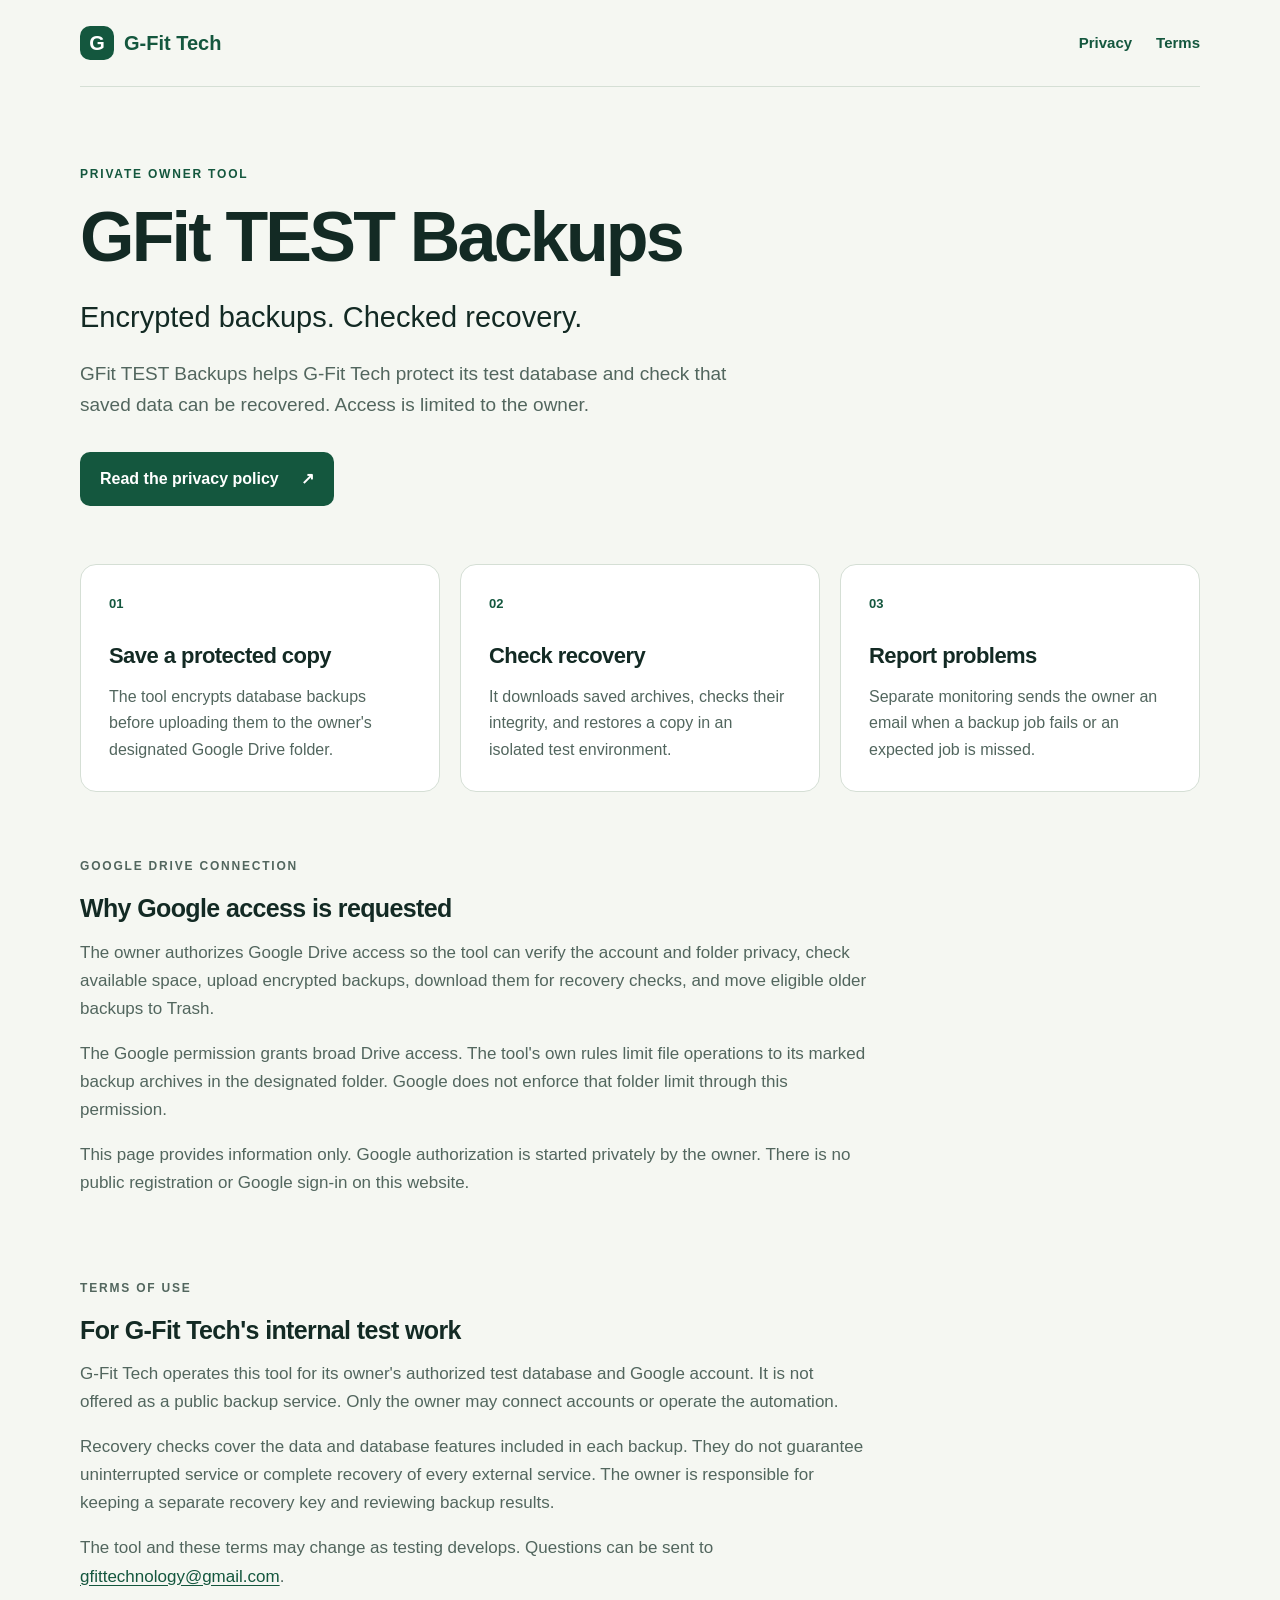
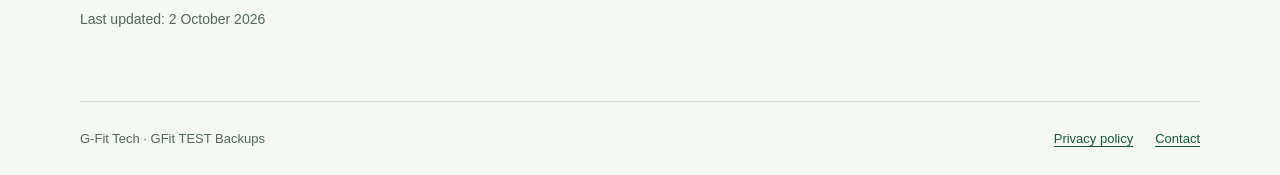
<file: index.html>
<!doctype html>
<html lang="en">
  <head>
    <meta charset="utf-8">
    <meta name="viewport" content="width=device-width, initial-scale=1">
    <meta name="description" content="GFit TEST Backups: private backup and recovery tools operated by G-Fit Tech.">
    <title>GFit TEST Backups · G-Fit Tech</title>
    <link rel="stylesheet" href="styles.css">
  </head>
  <body>
    <a class="skip" href="#main">Skip to content</a>
    <header class="shell">
      <a class="brand" href="index.html"><span class="mark" aria-hidden="true">G</span> G-Fit Tech</a>
      <nav aria-label="Main navigation"><a href="privacy.html">Privacy</a><a href="#terms">Terms</a></nav>
    </header>
    <main id="main" class="shell">
      <section class="hero">
        <p class="eyebrow">PRIVATE OWNER TOOL</p>
        <h1>GFit TEST Backups</h1>
        <p class="lead">Encrypted backups. Checked recovery.</p>
        <p class="intro">GFit TEST Backups helps G-Fit Tech protect its test database and check that saved data can be recovered. Access is limited to the owner.</p>
        <a class="button" href="privacy.html">Read the privacy policy <span aria-hidden="true">↗</span></a>
      </section>
      <section class="cards" aria-label="How the tool works">
        <article><span class="number">01</span><h2>Save a protected copy</h2><p>The tool encrypts database backups before uploading them to the owner's designated Google Drive folder.</p></article>
        <article><span class="number">02</span><h2>Check recovery</h2><p>It downloads saved archives, checks their integrity, and restores a copy in an isolated test environment.</p></article>
        <article><span class="number">03</span><h2>Report problems</h2><p>Separate monitoring sends the owner an email when a backup job fails or an expected job is missed.</p></article>
      </section>
      <section class="section" aria-labelledby="drive-title">
        <p class="eyebrow">GOOGLE DRIVE CONNECTION</p>
        <h2 id="drive-title">Why Google access is requested</h2>
        <p>The owner authorizes Google Drive access so the tool can verify the account and folder privacy, check available space, upload encrypted backups, download them for recovery checks, and move eligible older backups to Trash.</p>
        <p>The Google permission grants broad Drive access. The tool's own rules limit file operations to its marked backup archives in the designated folder. Google does not enforce that folder limit through this permission.</p>
        <p>This page provides information only. Google authorization is started privately by the owner. There is no public registration or Google sign-in on this website.</p>
      </section>
      <section id="terms" class="section" aria-labelledby="terms-title">
        <p class="eyebrow">TERMS OF USE</p>
        <h2 id="terms-title">For G-Fit Tech's internal test work</h2>
        <p>G-Fit Tech operates this tool for its owner's authorized test database and Google account. It is not offered as a public backup service. Only the owner may connect accounts or operate the automation.</p>
        <p>Recovery checks cover the data and database features included in each backup. They do not guarantee uninterrupted service or complete recovery of every external service. The owner is responsible for keeping a separate recovery key and reviewing backup results.</p>
        <p>The tool and these terms may change as testing develops. Questions can be sent to <a href="mailto:gfittechnology@gmail.com">gfittechnology@gmail.com</a>.</p>
        <p class="muted">Last updated: 2 October 2026</p>
      </section>
    </main>
    <footer class="shell"><span>G-Fit Tech · GFit TEST Backups</span><div><a href="privacy.html">Privacy policy</a><a href="mailto:gfittechnology@gmail.com">Contact</a></div></footer>
  </body>
</html>
</file>
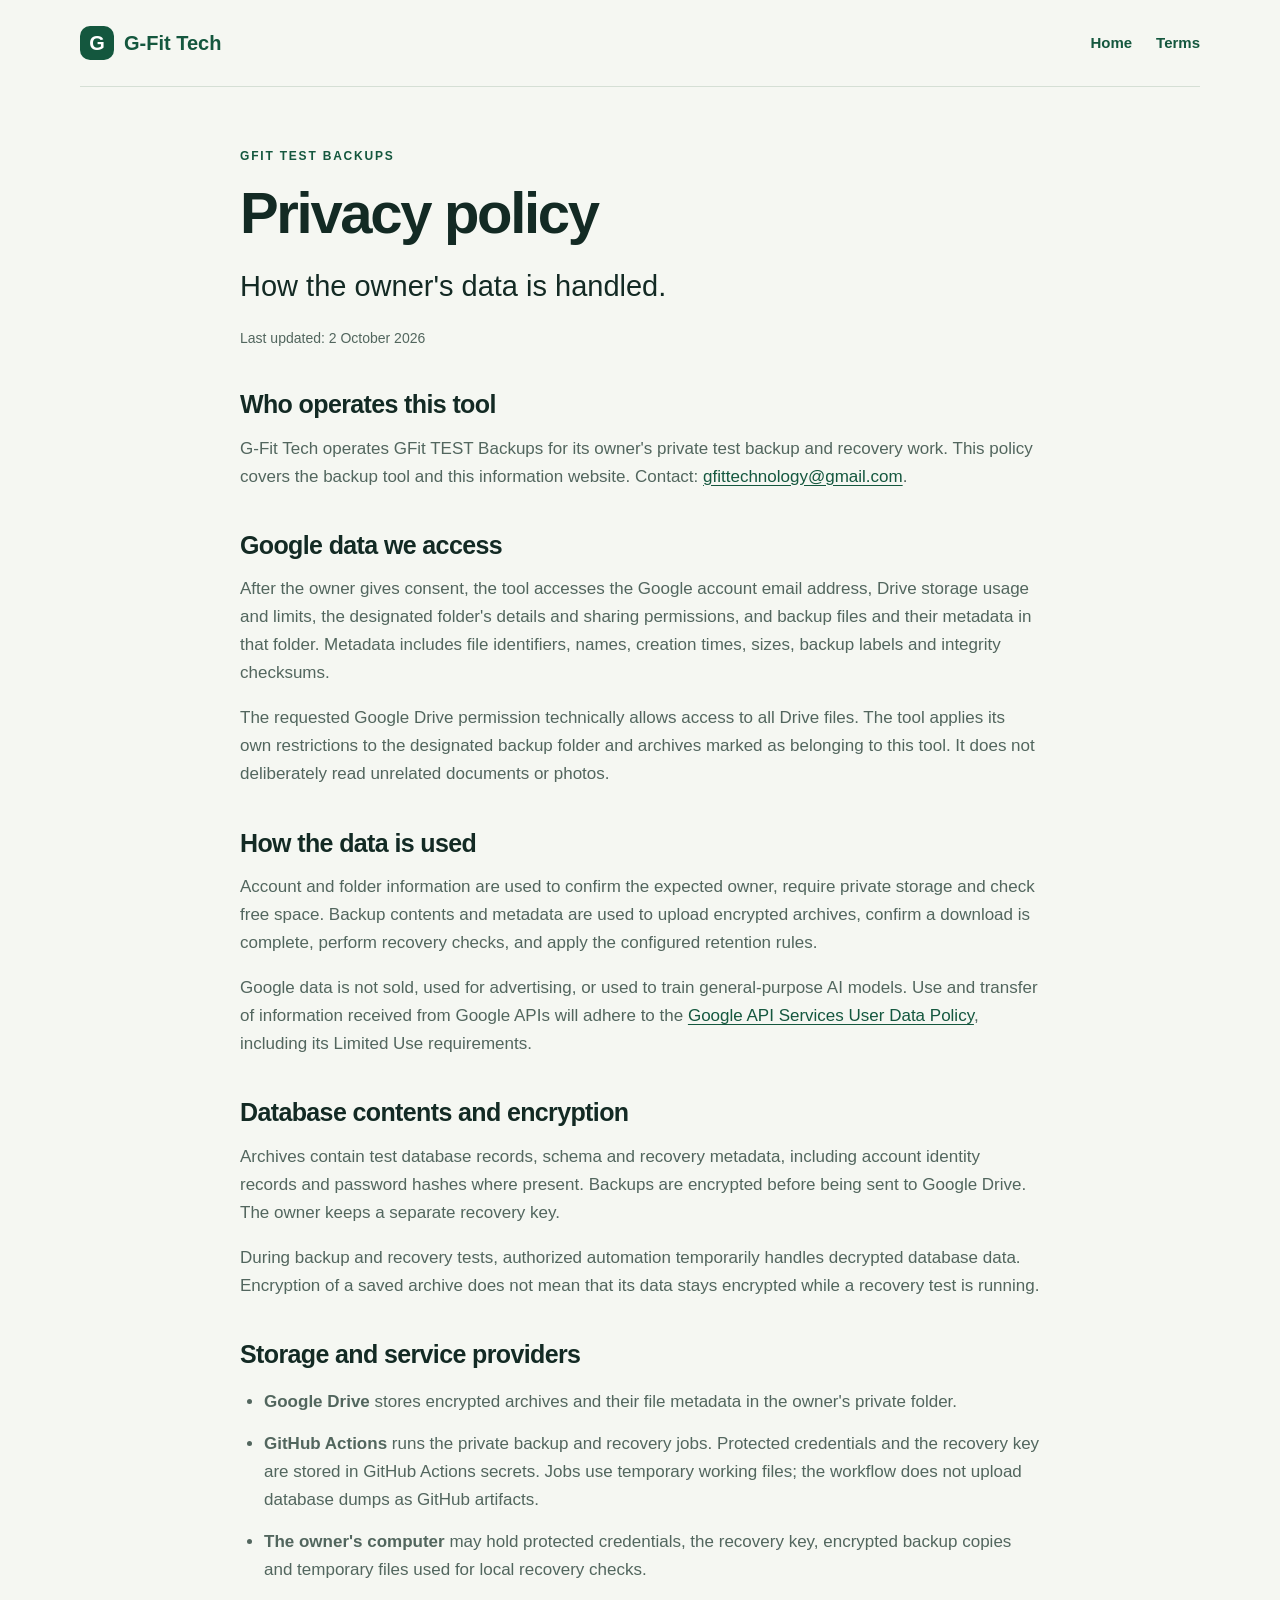
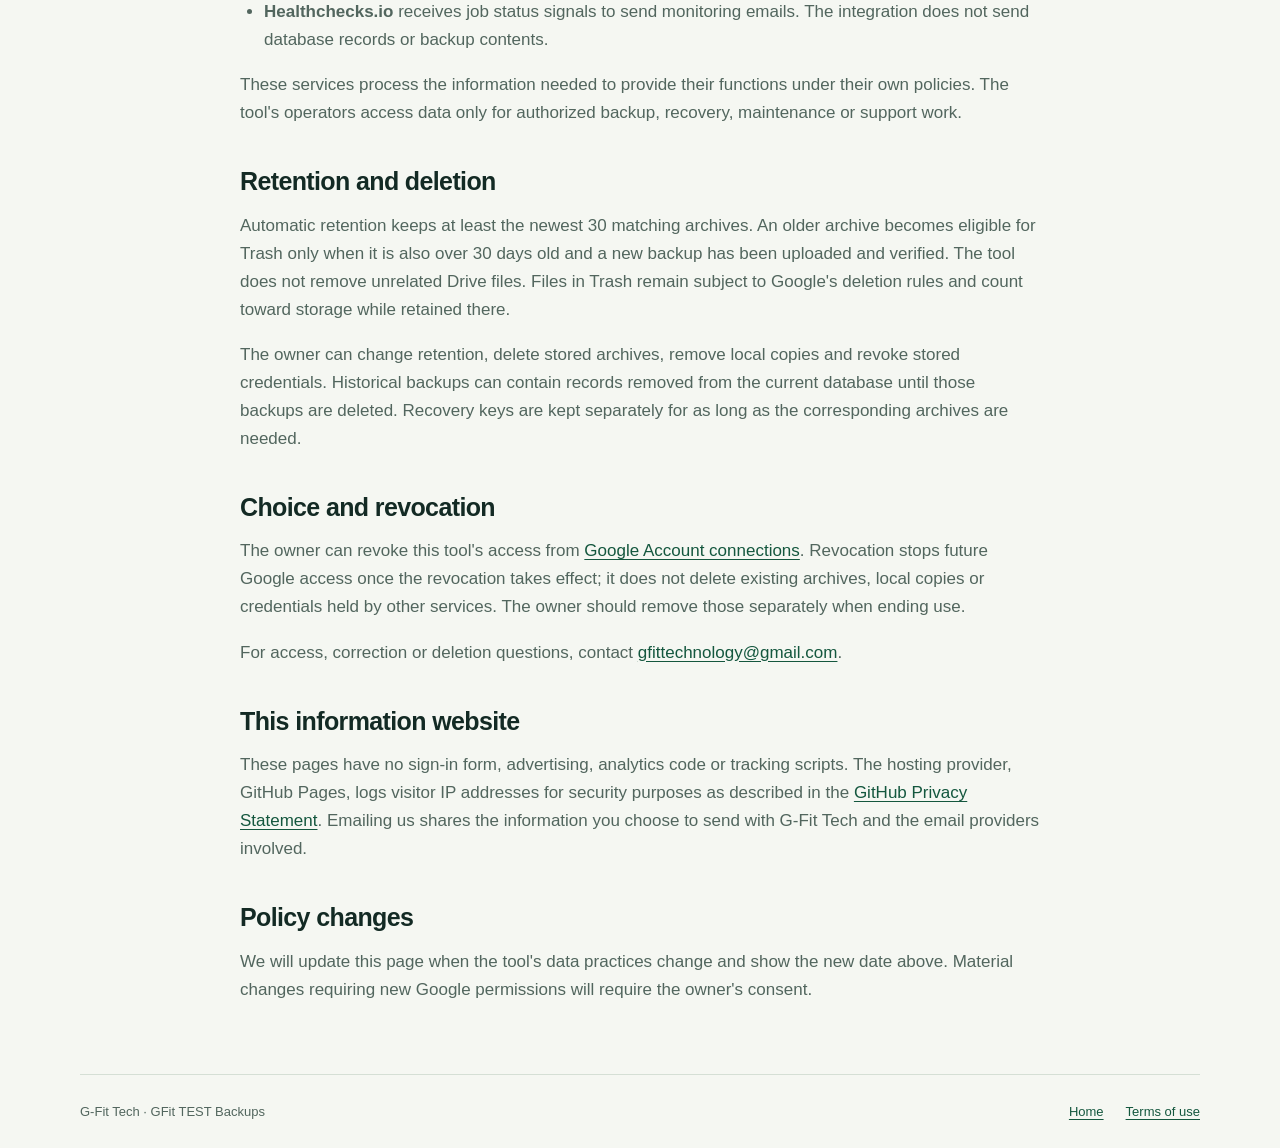
<file: privacy.html>
<!doctype html>
<html lang="en">
  <head>
    <meta charset="utf-8">
    <meta name="viewport" content="width=device-width, initial-scale=1">
    <meta name="description" content="How GFit TEST Backups accesses, uses, stores and shares data.">
    <title>Privacy policy · GFit TEST Backups</title>
    <link rel="stylesheet" href="styles.css">
  </head>
  <body>
    <a class="skip" href="#main">Skip to content</a>
    <header class="shell">
      <a class="brand" href="index.html"><span class="mark" aria-hidden="true">G</span> G-Fit Tech</a>
      <nav aria-label="Main navigation"><a href="index.html">Home</a><a href="index.html#terms">Terms</a></nav>
    </header>
    <main id="main" class="shell policy">
      <p class="eyebrow">GFIT TEST BACKUPS</p>
      <h1>Privacy policy</h1>
      <p class="lead">How the owner's data is handled.</p>
      <p class="muted">Last updated: 2 October 2026</p>
      <section><h2>Who operates this tool</h2><p>G-Fit Tech operates GFit TEST Backups for its owner's private test backup and recovery work. This policy covers the backup tool and this information website. Contact: <a href="mailto:gfittechnology@gmail.com">gfittechnology@gmail.com</a>.</p></section>
      <section><h2>Google data we access</h2><p>After the owner gives consent, the tool accesses the Google account email address, Drive storage usage and limits, the designated folder's details and sharing permissions, and backup files and their metadata in that folder. Metadata includes file identifiers, names, creation times, sizes, backup labels and integrity checksums.</p><p>The requested Google Drive permission technically allows access to all Drive files. The tool applies its own restrictions to the designated backup folder and archives marked as belonging to this tool. It does not deliberately read unrelated documents or photos.</p></section>
      <section><h2>How the data is used</h2><p>Account and folder information are used to confirm the expected owner, require private storage and check free space. Backup contents and metadata are used to upload encrypted archives, confirm a download is complete, perform recovery checks, and apply the configured retention rules.</p><p>Google data is not sold, used for advertising, or used to train general-purpose AI models. Use and transfer of information received from Google APIs will adhere to the <a href="https://developers.google.com/terms/api-services-user-data-policy">Google API Services User Data Policy</a>, including its Limited Use requirements.</p></section>
      <section><h2>Database contents and encryption</h2><p>Archives contain test database records, schema and recovery metadata, including account identity records and password hashes where present. Backups are encrypted before being sent to Google Drive. The owner keeps a separate recovery key.</p><p>During backup and recovery tests, authorized automation temporarily handles decrypted database data. Encryption of a saved archive does not mean that its data stays encrypted while a recovery test is running.</p></section>
      <section><h2>Storage and service providers</h2><ul><li><strong>Google Drive</strong> stores encrypted archives and their file metadata in the owner's private folder.</li><li><strong>GitHub Actions</strong> runs the private backup and recovery jobs. Protected credentials and the recovery key are stored in GitHub Actions secrets. Jobs use temporary working files; the workflow does not upload database dumps as GitHub artifacts.</li><li><strong>The owner's computer</strong> may hold protected credentials, the recovery key, encrypted backup copies and temporary files used for local recovery checks.</li><li><strong>Healthchecks.io</strong> receives job status signals to send monitoring emails. The integration does not send database records or backup contents.</li></ul><p>These services process the information needed to provide their functions under their own policies. The tool's operators access data only for authorized backup, recovery, maintenance or support work.</p></section>
      <section><h2>Retention and deletion</h2><p>Automatic retention keeps at least the newest 30 matching archives. An older archive becomes eligible for Trash only when it is also over 30 days old and a new backup has been uploaded and verified. The tool does not remove unrelated Drive files. Files in Trash remain subject to Google's deletion rules and count toward storage while retained there.</p><p>The owner can change retention, delete stored archives, remove local copies and revoke stored credentials. Historical backups can contain records removed from the current database until those backups are deleted. Recovery keys are kept separately for as long as the corresponding archives are needed.</p></section>
      <section><h2>Choice and revocation</h2><p>The owner can revoke this tool's access from <a href="https://myaccount.google.com/connections">Google Account connections</a>. Revocation stops future Google access once the revocation takes effect; it does not delete existing archives, local copies or credentials held by other services. The owner should remove those separately when ending use.</p><p>For access, correction or deletion questions, contact <a href="mailto:gfittechnology@gmail.com">gfittechnology@gmail.com</a>.</p></section>
      <section><h2>This information website</h2><p>These pages have no sign-in form, advertising, analytics code or tracking scripts. The hosting provider, GitHub Pages, logs visitor IP addresses for security purposes as described in the <a href="https://docs.github.com/en/site-policy/privacy-policies/github-general-privacy-statement">GitHub Privacy Statement</a>. Emailing us shares the information you choose to send with G-Fit Tech and the email providers involved.</p></section>
      <section><h2>Policy changes</h2><p>We will update this page when the tool's data practices change and show the new date above. Material changes requiring new Google permissions will require the owner's consent.</p></section>
    </main>
    <footer class="shell"><span>G-Fit Tech · GFit TEST Backups</span><div><a href="index.html">Home</a><a href="index.html#terms">Terms of use</a></div></footer>
  </body>
</html>
</file>
<file: styles.css>
:root{color-scheme:light;--ink:#132a24;--muted:#52665e;--green:#14573e;--paper:#f5f7f2;--line:#d5dfd5;font-family:Arial,Helvetica,sans-serif;color:var(--ink);background:var(--paper)}
*{box-sizing:border-box}body{margin:0;font-size:17px;line-height:1.65}a{color:var(--green);text-underline-offset:.2em;overflow-wrap:anywhere}a:focus-visible{outline:3px solid #946600;outline-offset:5px;border-radius:3px}.shell{width:min(1120px,calc(100% - 48px));margin-inline:auto}header{display:flex;align-items:center;justify-content:space-between;gap:24px;padding-block:26px;border-bottom:1px solid var(--line)}.brand{font-size:20px;font-weight:700;text-decoration:none;display:flex;align-items:center;gap:10px;white-space:nowrap}.mark{display:grid;place-items:center;width:34px;height:34px;background:var(--green);color:white;border-radius:10px}nav{display:flex;gap:24px}nav a{font-size:15px;font-weight:700;text-decoration:none}.hero{max-width:820px;padding:78px 0 58px}.eyebrow{font-size:12px;font-weight:700;letter-spacing:.15em;color:var(--green);margin:0 0 15px}h1,h2,p{margin-top:0}h1{font-size:clamp(38px,6vw,70px);line-height:1.08;letter-spacing:-.04em;margin-bottom:22px;overflow-wrap:break-word}h2{font-size:25px;line-height:1.3;letter-spacing:-.025em;margin-bottom:14px}.lead{font-size:clamp(21px,3vw,29px);line-height:1.4;margin-bottom:20px}.intro{max-width:680px;color:var(--muted);font-size:19px}.button{display:inline-flex;align-items:center;gap:22px;background:var(--green);color:#fff;border-radius:10px;text-decoration:none;font-size:16px;font-weight:700;padding:14px 20px;margin-top:12px}.cards{display:grid;grid-template-columns:repeat(3,1fr);gap:20px}.cards article{border:1px solid var(--line);border-radius:16px;padding:28px;background:#fff}.cards h2{font-size:22px}.cards p{font-size:16px;color:var(--muted);margin-bottom:0}.number{display:block;font-size:13px;font-weight:700;color:var(--green);margin-bottom:27px}.section{max-width:790px;padding-top:65px}.section p{color:var(--muted)}.muted{color:var(--muted);font-size:14px}.policy{max-width:800px;padding-top:60px}.policy h1{font-size:clamp(38px,6vw,58px)}.policy section{margin-top:38px}.policy li{margin-bottom:14px}.policy ul{padding-left:24px}.policy section p,.policy li{color:var(--muted)}footer{margin-top:70px;display:flex;justify-content:space-between;gap:20px;border-top:1px solid var(--line);padding-block:26px;font-size:13px;color:var(--muted)}footer div{display:flex;gap:22px}.skip{position:absolute;top:-100px;left:16px;padding:12px;background:white;z-index:2}.skip:focus{top:10px}#terms{scroll-margin-top:24px}
@media(max-width:760px){.cards{grid-template-columns:1fr}.hero{padding-block:52px 38px}.cards article{padding:24px}.number{margin-bottom:14px}.section{padding-top:42px}footer{flex-direction:column;margin-top:50px}.policy{padding-top:42px}}
@media(max-width:430px){.shell{width:calc(100% - 32px)}header{gap:16px;flex-wrap:wrap;padding-block:20px}nav{gap:20px}.brand{font-size:18px}body{font-size:16px}.intro{font-size:17px}.button{gap:12px;padding-inline:16px}h2{font-size:23px}}
</file>
